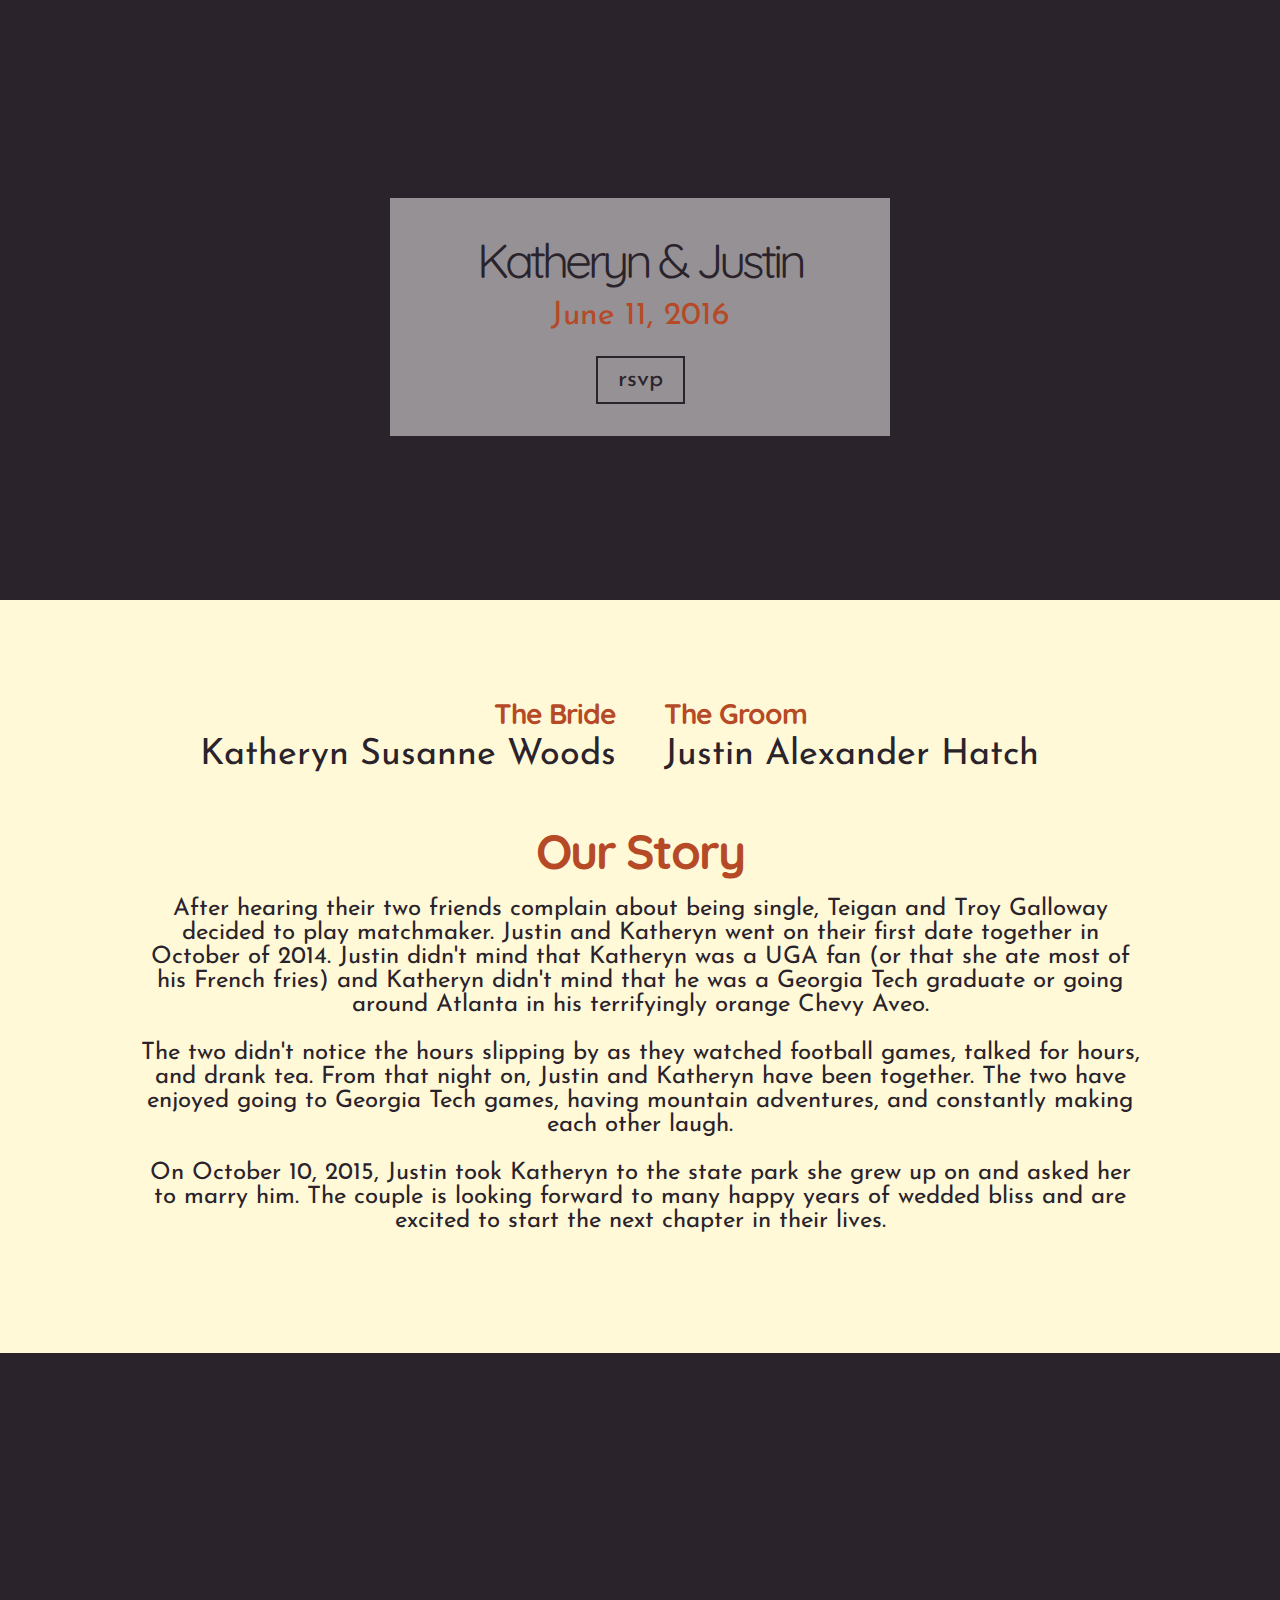
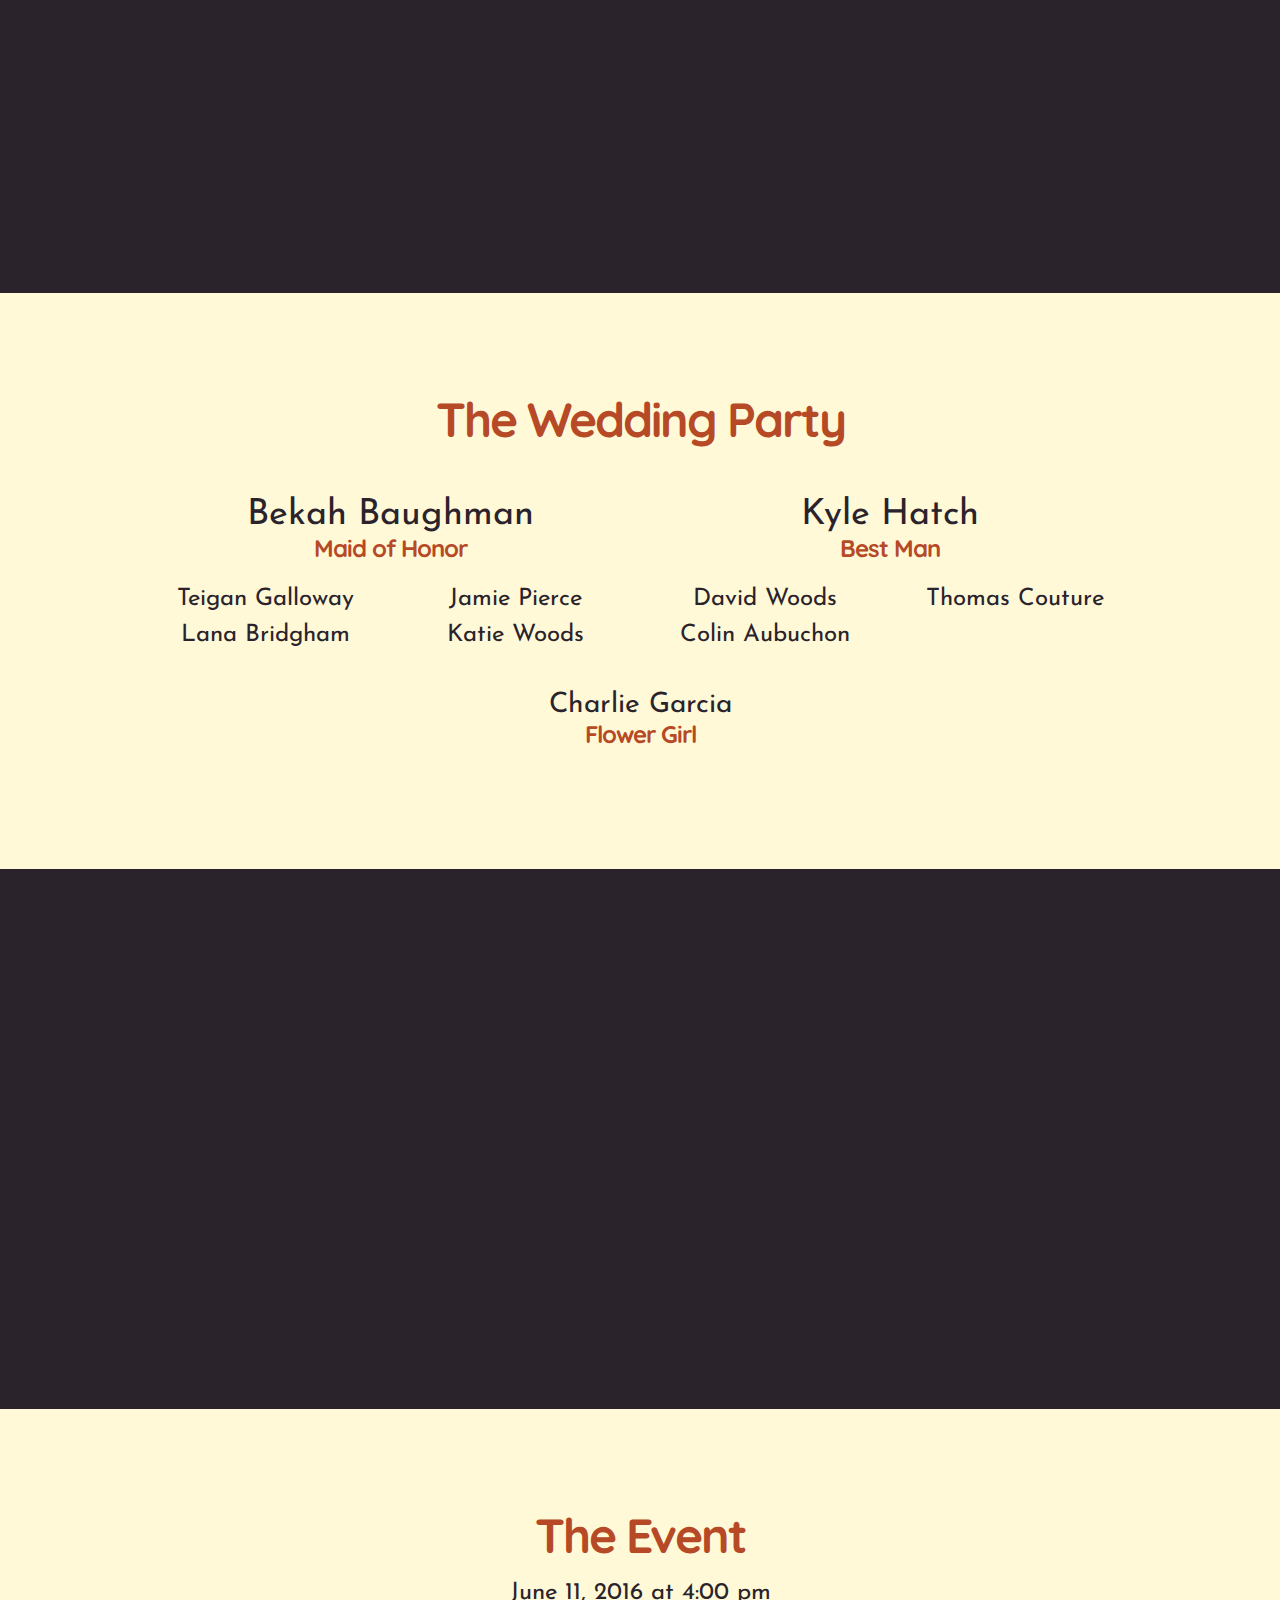
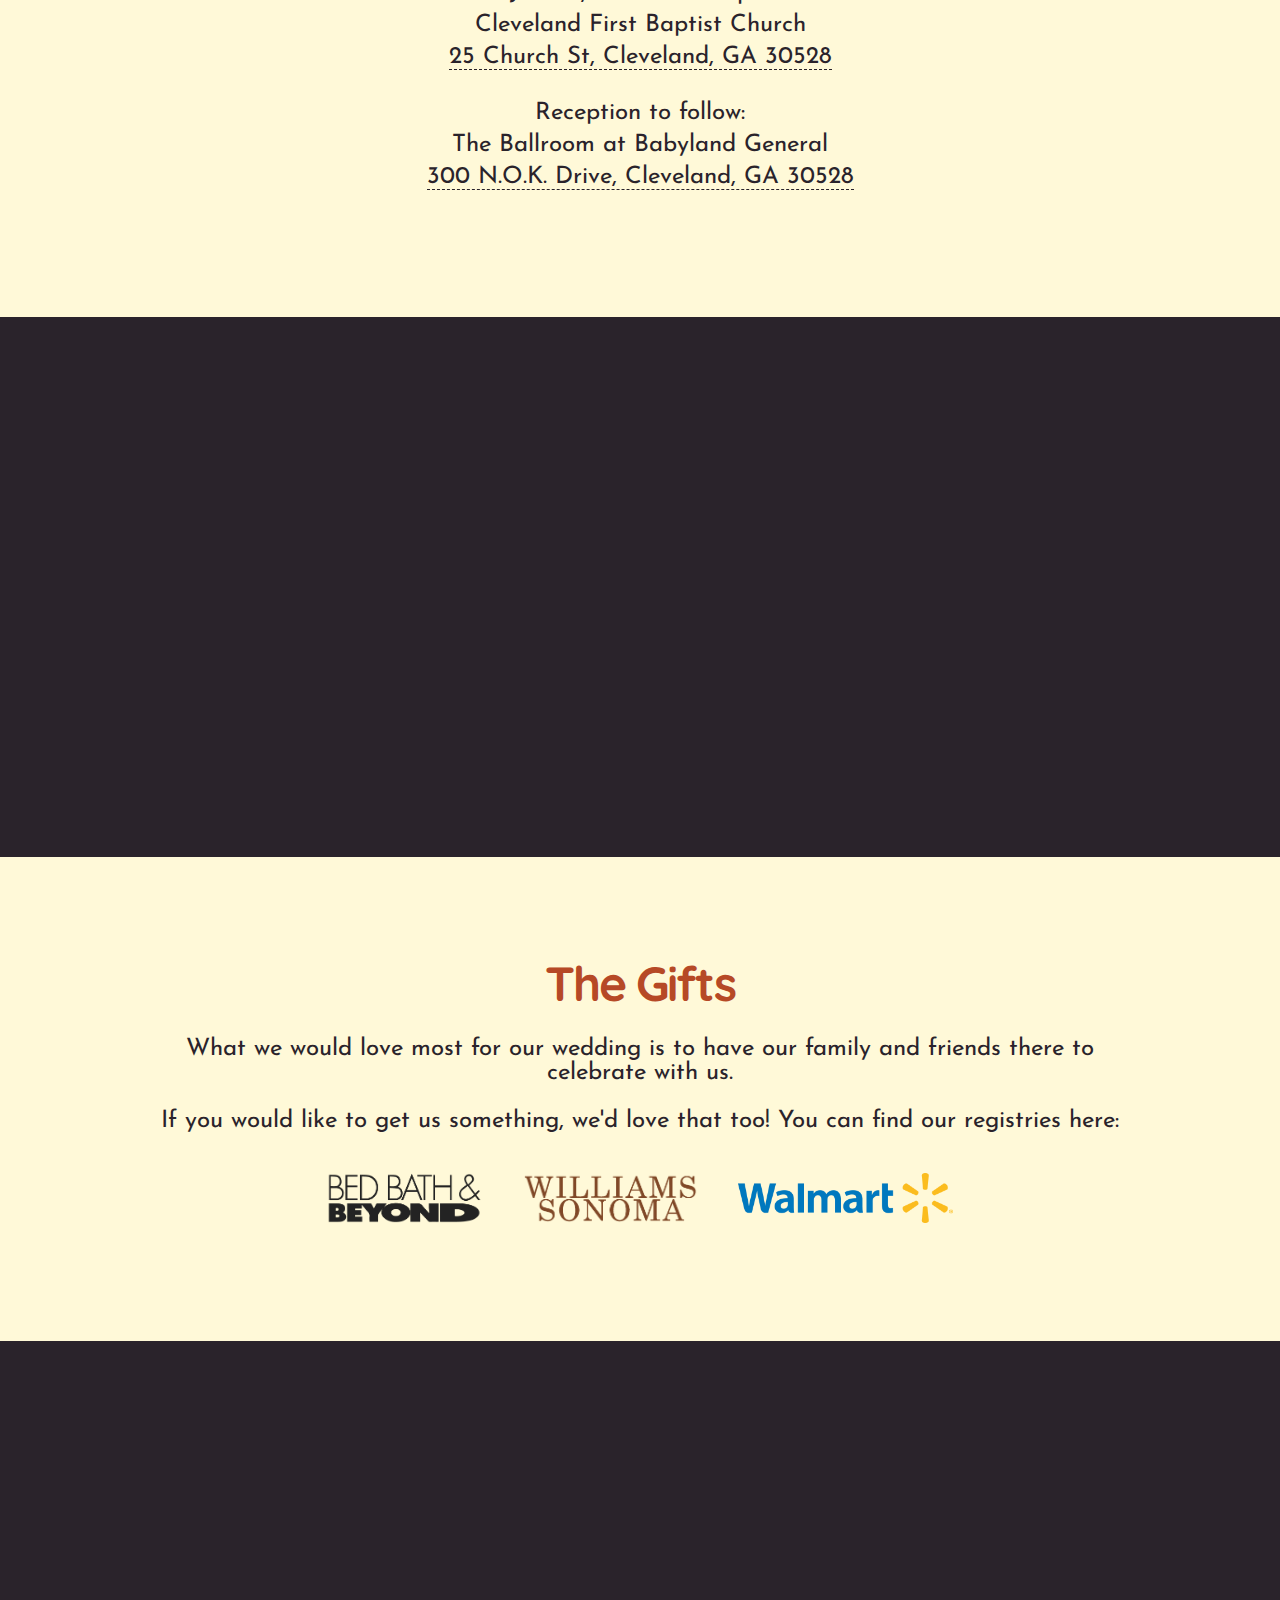
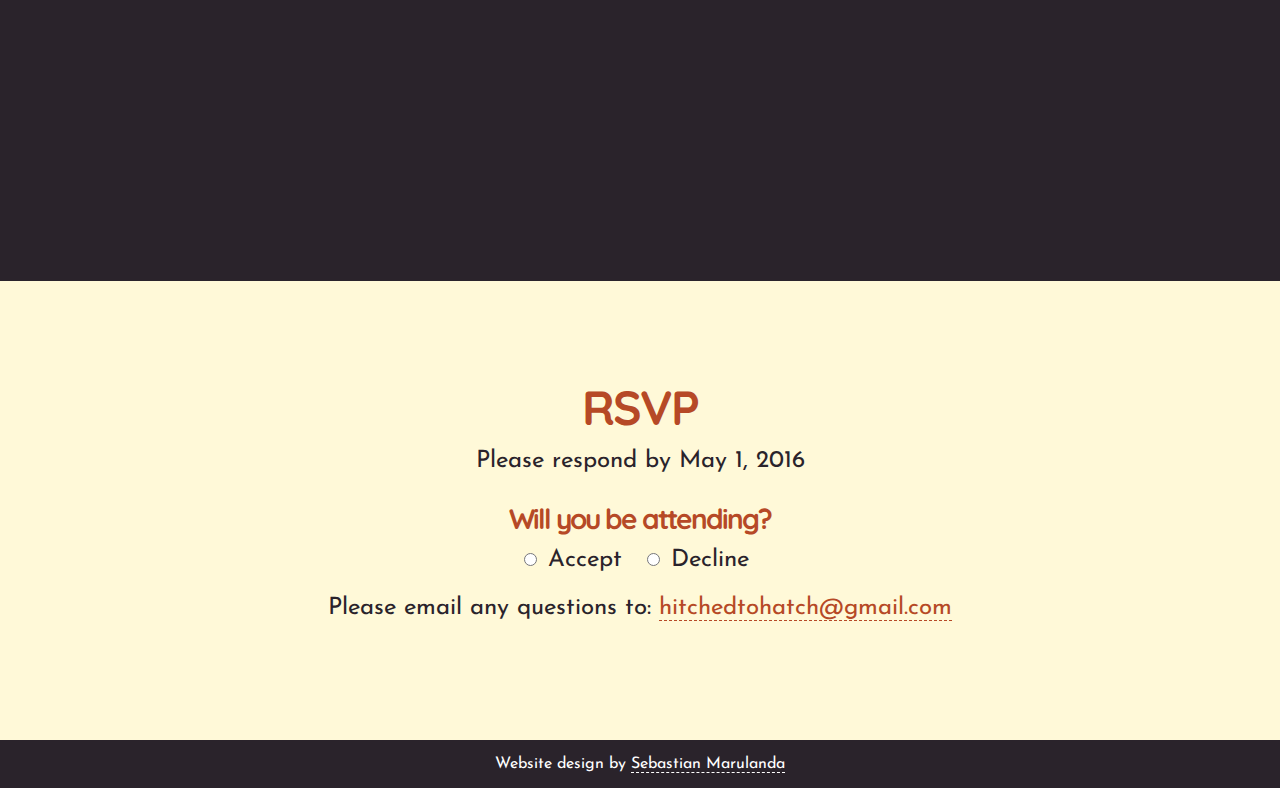
<file: index.html>
<!DOCTYPE html>
<html>
<head>
	<meta name="viewport" content="width=device-width, initial-scale=1.0">
	<meta charset="utf-8">

	<title>Katheryn &amp; Justin | Hitched to Hatch</title>

	<link rel="icon" href="/img/favicon.ico">

	<link rel="stylesheet" href="css/main.css">
	<link rel="stylesheet" href="https://fonts.googleapis.com/css?family=Josefin+Sans:400,700|Quicksand">

	<!-- include jQuery library -->
	<script type="text/javascript" src="http://ajax.googleapis.com/ajax/libs/jquery/1.8.3/jquery.min.js"></script>
	<!-- include custom JavaScript -->
	<script type="text/javascript" src="js/main.js"></script>
	<!--[if lt IE 9]>
		<script type="text/javascript" src="js/ie.js"></script>
		<link rel="stylesheet" media="all" href="css/ie.css" type="text/css"/>
	<![endif]-->
</head>
<body>
	<div id="wrapper">
		<header>
			<nav>
				<ul>
					<li><a href="#us">story</a></li>
					<li><a href="#party">party</a></li>
					<li><a href="#event">event</a></li>
					<li><a href="#gifts">gifts</a></li>
					<li><a href="#rsvp">rsvp</a></li>
				</ul>
			</nav>
		</header>
		<main>
			<section id="hero">
				<div id="hero-box">
					<div id="hero-holder">
						<h1 id="hero-heading">Katheryn &amp; Justin</h1>
						<div id="date">June 11, 2016</div>
						<a href="#rsvp" id="rsvp-link">rsvp</a>
					</div>
				</div>
			</section>
			<section id="us" class="content-block">
				<article id="the-couple" class="clearfix">
					<div id="the-bride">
						<h3 class="role">The Bride</h3>
						<h2 class="name">Katheryn Susanne Woods</h2>
					</div>
					<div id="the-groom">
						<h3 class="role">The Groom</h3>
						<h2 class="name">Justin Alexander Hatch</h2>
					</div>
				</article>
				<h1 class="headline">Our Story</h1>
				<article id="story">
					<p>
						After hearing their two friends complain about being single, Teigan and Troy Galloway decided to play matchmaker. Justin and Katheryn went on their first date together in October of 2014. Justin didn't mind that Katheryn was a UGA fan (or that she ate most of his French fries) and Katheryn didn't mind that he was a Georgia Tech graduate or going around Atlanta in his terrifyingly orange Chevy Aveo.
					</p>
					<p>
						The two didn't notice the hours slipping by as they watched football games, talked for hours, and drank tea. From that night on, Justin and Katheryn have been together. The two have enjoyed going to Georgia Tech games, having mountain adventures, and constantly making each other laugh.
					</p>
					<p>
						On October 10, 2015, Justin took Katheryn to the state park she grew up on and asked her to marry him. The couple is looking forward to many happy years of wedded bliss and are excited to start the next chapter in their lives.
					</p>
				</article>
			</section>
			<div id="couple1" class="image-block">
				<!-- Image -->
			</div>
			<section id="party" class="content-block">
				<h1 class="headline">The Wedding Party</h1>
				<article id="party-list" class="clearfix">
					<div id="bridesmaids" class="clearfix">
						<h2 class="name">Bekah Baughman</h2>
						<h4 class="role">Maid of Honor</h4>
						<ul class="party-column">
							<li>Teigan Galloway</li>
							<li>Lana Bridgham</li>
						</ul>
						<ul class="party-column">
							<li>Jamie Pierce</li>
							<li>Katie Woods</li>
						</ul>
					</div>
					<div id="groomsmen" class="clearfix">
						<h2 class="name">Kyle Hatch</h2>
						<h4 class="role">Best Man</h4>
						<ul class="party-column">
							<li>David Woods</li>
							<li>Colin Aubuchon</li>
						</ul>
						<ul class="party-column">
							<li>Thomas Couture</li>
						</ul>
					</div>
				</article>
				<article id="flowergirl">
					<h3 class="name">Charlie Garcia</h3>
					<h4 class="role">Flower Girl</h4>
				</article>
			</section>
			<div id="couple2" class="image-block">
				<!-- Image -->
			</div>
			<section id="event" class="content-block">
				<div class="info-holder">
					<h1 class="headline">The Event</h1>
					<ul class="address-list">
						<li>June 11, 2016 at 4:00 pm</li>
						<li>Cleveland First Baptist Church</li>
						<li>
							<a href="https://goo.gl/maps/tVZQjVBm2i22" target="_blank">
								25 Church St, Cleveland, GA 30528
							</a>
						</li>
					</ul>
					<ul class="info-list">
						<li>Reception to follow:</li>
						<li>The Ballroom at Babyland General</li>
						<li>
							<a href="https://goo.gl/maps/v3fL1Kd2qf52" target="_blank">
								300 N.O.K. Drive, Cleveland, GA 30528
							</a>
						</li>
					</ul>
				</div>
			</section>
			<div id="couple3" class="image-block">
				<!-- Image -->
			</div>
			<section id="gifts" class="content-block">
				<div class="gifts-holder">
					<h1 class="headline">The Gifts</h1>
					<div class="gifts-text">
						<p>
							What we would love most for our wedding is to have our family and friends there to celebrate with us.
						</p>
						<p>
							If you would like to get us something, we'd love that too! You can find our registries here:
						</p>
					</div>
					<ul class="brand-list">
						<li>
							<a href="http://bit.ly/1N0cuMG" target="_blank">
								<img src="img/bbb.png" alt="Bed Bath &amp; Beyond" height="50">
							</a>
						</li>
						<li>
							<a href="http://bit.ly/1ZjLZhF" target="_blank">
								<img src="img/ws.png" alt="Williams-Sonoma" height="50" >
							</a>
						</li>
						<li>
							<a href="http://bit.ly/1mNSdVx" target="_blank">
								<img src="img/wm.png" alt="Walmart" height="50" >
							</a>
						</li>
					</ul>
				</div>
			</section>
			<div id="couple4" class="image-block">
				<!-- Image -->
			</div>
			<section id="rsvp" class="content-block">
				<h1 class="headline">RSVP</h1>
				<div id="please">Please respond by May 1, 2016</div>
				<h3 id="will-you">Will you be attending?</h3>
				<div id="radios">
					<label for="radio_accept">
						<input type="radio" name="attending" id="radio_accept" onclick="rsvp_accept()">
						Accept
					</label>
					<label for="radio_decline">
						<input type="radio" name="attending" id="radio_decline" onclick="rsvp_decline()">
						Decline
					</label>
				</div>
				<form id="accept-form" action="//formspree.io/hitchedtohatch@gmail.com" method="post">
					<input name="_subject" type="hidden" value="RSVP Accept">
					<input name="_next" type="hidden" value="//hitchedtohatch.com/accept.html">
					<input name="_gotcha" type="text">
					<input name="name" type="text" placeholder="Name*" required>
					<input name="email" type="text" placeholder="Email*" required>
					<input name="number" type="number" placeholder="How many in your group (including you)*" min="1" required>
					<input name="song" type="text" placeholder="Reception song request">
					<input type="submit" value="Submit">
				</form>
				<form id="decline-form" action="//formspree.io/hitchedtohatch@gmail.com" method="post">
					<input name="_subject" type="hidden" value="RSVP Decline">
					<input name="_next" type="hidden" value="//hitchedtohatch.com/decline.html">
					<input name="_gotcha" type="text">
					<input name="name" type="text" placeholder="Name*" required>
					<input name="email" type="text" placeholder="Email*" required>
					<textarea name="regrets" placeholder="Regrets"></textarea>
					<input type="submit" value="Submit">
				</form>
				<p>
					Please email any questions to: 
					<a href="mailto:hitchedtohatch@gmail.com">hitchedtohatch@gmail.com</a>
				</p>
			</section>
		</main>
		<footer>
			<div>Website design by <a href="http://marulanda.me">Sebastian Marulanda</a></div>
		</footer>
	</div>
</body>
</html>
</file>
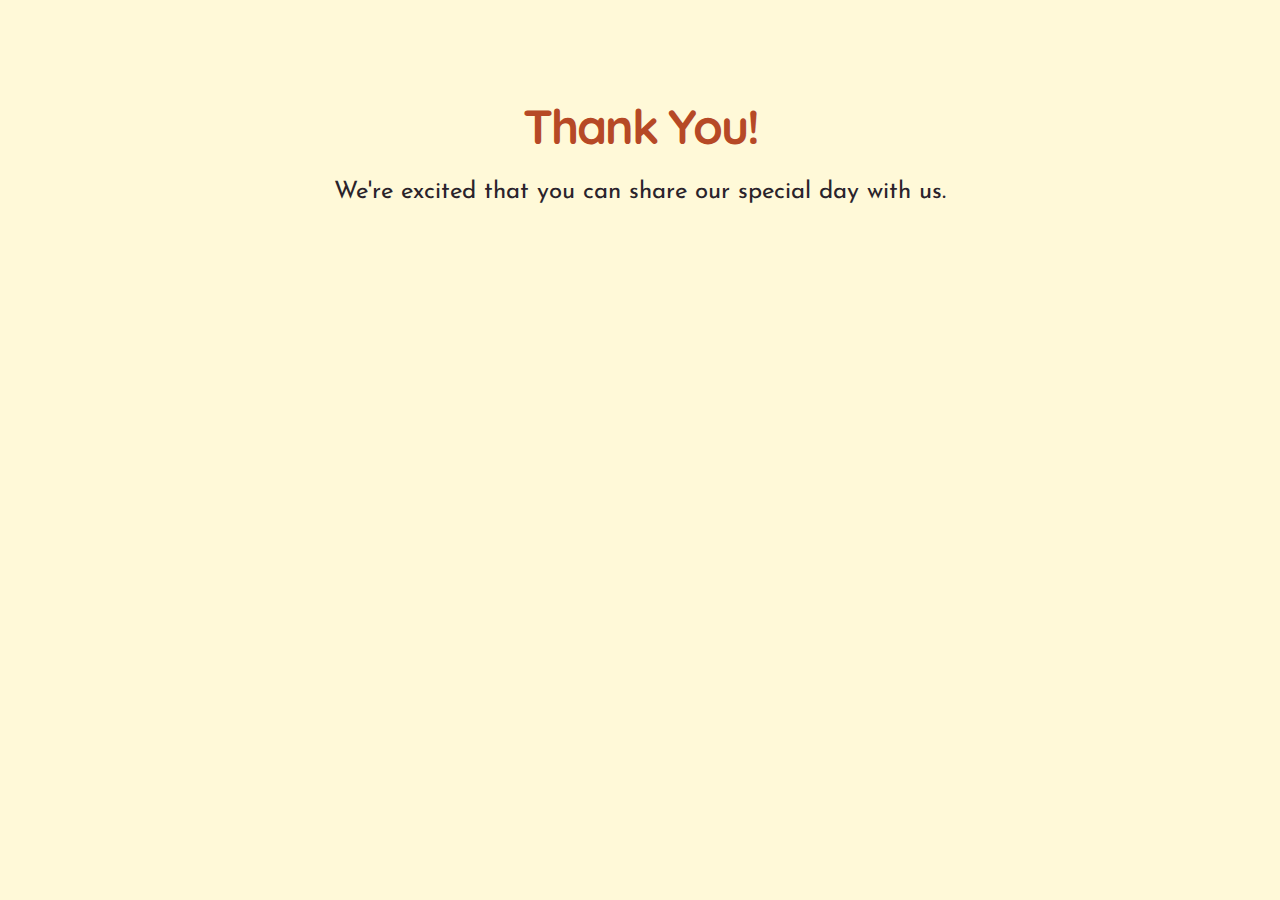
<file: accept.html>
<!DOCTYPE html>
<html>
<head>
	<meta name="viewport" content="width=device-width, initial-scale=1.0">
	<meta charset="utf-8">

	<title>Katheryn &amp; Justin | Hitched to Hatch</title>

	<link rel="icon" href="/img/favicon.ico">

	<link rel="stylesheet" href="css/main.css">
	<link rel="stylesheet" href="https://fonts.googleapis.com/css?family=Josefin+Sans:400,700|Quicksand">
</head>
<body id="accept">
	<div id="wrapper">
		<main>
			<section class="content-block">
				<h1 class="headline">Thank You!</h1>
				<p>We're excited that you can share our special day with us.</p>
			</section>
		</main>
	</div>
</body>
</html>
</file>
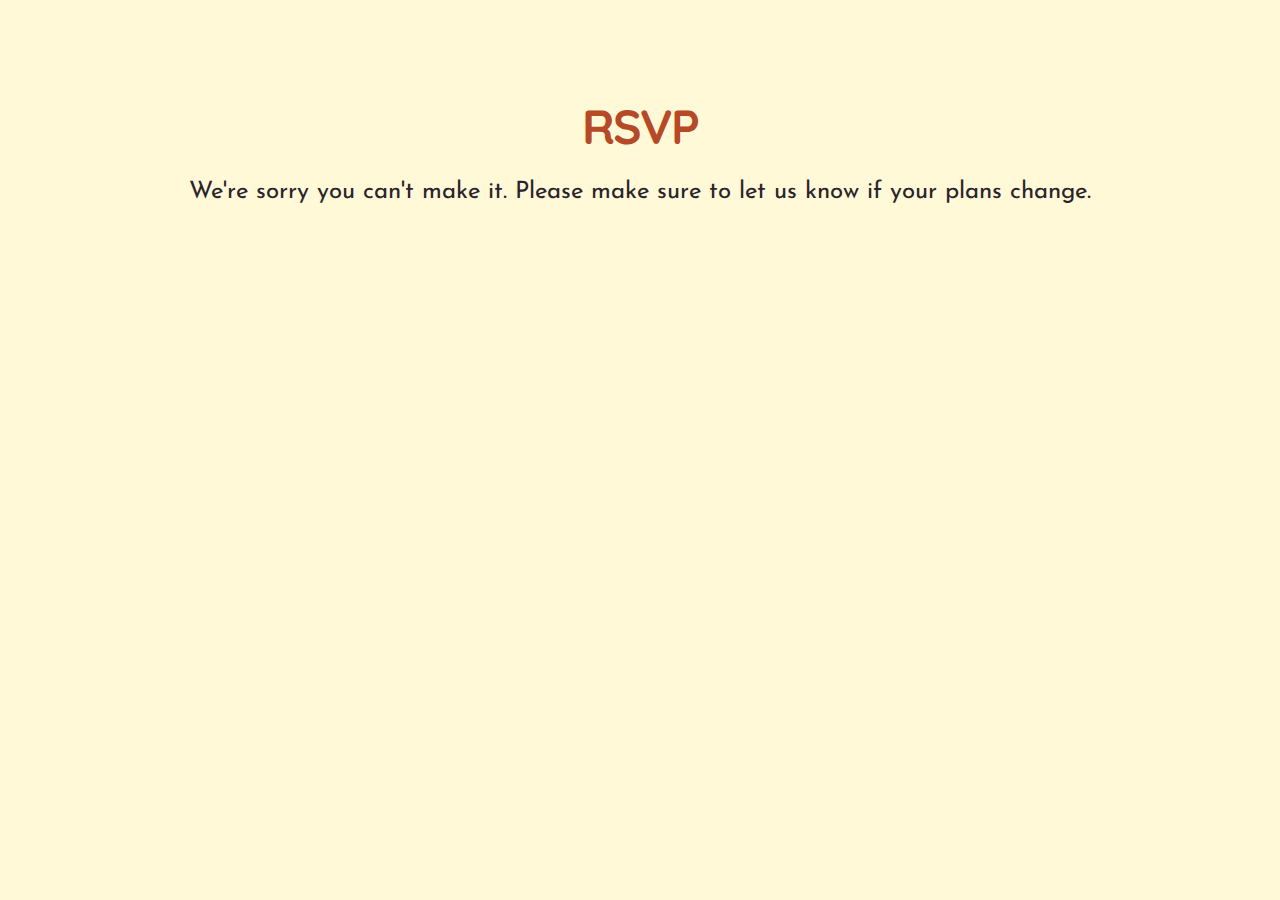
<file: decline.html>
<!DOCTYPE html>
<html>
<head>
	<meta name="viewport" content="width=device-width, initial-scale=1.0">
	<meta charset="utf-8">

	<title>Katheryn &amp; Justin | Hitched to Hatch</title>

	<link rel="icon" href="/img/favicon.ico">

	<link rel="stylesheet" href="css/main.css">
	<link rel="stylesheet" href="https://fonts.googleapis.com/css?family=Josefin+Sans:400,700|Quicksand">
</head>
<body id="decline">
	<div id="wrapper">
		<main>
			<section class="content-block">
				<h1 class="headline">RSVP</h1>
				<p>We're sorry you can't make it. Please make sure to let us know if your plans change.</p>
			</section>
		</main>
	</div>
</body>
</html>
</file>
<file: css/main.css>
* {
  box-sizing: border-box; }

header, main, footer, article, section, hgroup, nav, figure, aside {
  display: block; }

figure {
  margin: 0;
  padding: 0; }

input[type="image"] {
  padding: 0;
  border: none; }

input[type=text], input[type=password], input[type=file], input[type=submit], textarea {
  -webkit-appearance: none;
  border-radius: 0; }

img {
  border-style: none; }

.clearfix:after {
  visibility: hidden;
  display: block;
  font-size: 0;
  content: " ";
  clear: both;
  height: 0; }

body {
  margin: 0;
  color: #2a232b;
  font: 24px "Josefin Sans", sans-serif;
  background: #2a232b;
  min-width: 320px; }
  body#accept, body#decline {
    background: #fff9d8; }

a {
  text-decoration: none;
  border-bottom: 1px dashed #b64926;
  color: #b64926; }
  a:hover {
    color: #8c381d; }

#wrapper {
  width: 100%;
  overflow: hidden;
  position: relative; }

header {
  background: none;
  transition: background 1s;
  width: 100%;
  position: fixed;
  top: 0;
  z-index: 2; }
  header.scrolled {
    background: rgba(255, 255, 255, 0.7); }
  header nav {
    max-width: 1000px;
    margin: 0 auto;
    padding: 16px 0; }
    header nav ul {
      list-style: none;
      margin: 0;
      padding: 0;
      text-align: center; }
      header nav ul li {
        display: inline-block;
        margin: 0 48px; }
        header nav ul li a {
          padding: 2px 6px;
          color: #2a232b;
          border: none; }
          header nav ul li a:hover {
            text-decoration: underline;
            color: #2a232b; }

main {
  text-align: center;
  position: relative;
  z-index: 1; }

#hero {
  padding: 58px 0 0;
  min-height: 600px;
  background-image: url("//hitchedtohatch.s3.amazonaws.com/hero.jpg");
  background-size: cover;
  background-repeat: no-repeat;
  background-position: top center; }
  #hero #hero-box {
    max-width: 500px;
    margin: 0 auto;
    margin-top: 140px;
    padding: 32px;
    background: rgba(255, 255, 255, 0.5); }
    #hero #hero-box #hero-holder #hero-heading {
      font-size: 48px;
      margin: 0;
      margin-bottom: 10px;
      font-weight: normal;
      font-family: "Quicksand", sans-serif;
      letter-spacing: -4px; }
    #hero #hero-box #hero-holder #date {
      font-size: 32px;
      margin-bottom: 24px;
      color: #b64926; }
    #hero #hero-box #hero-holder #rsvp-link {
      display: inline-block;
      padding: 10px 20px;
      border: 2px solid #2a232b;
      color: #2a232b; }
      #hero #hero-box #hero-holder #rsvp-link:hover {
        text-decoration: underline; }

.content-block {
  background: #fff9d8;
  padding: 96px 0; }
  .content-block .headline {
    margin: 0;
    color: #b64926;
    margin-bottom: 16px;
    font-family: "Quicksand", sans-serif;
    letter-spacing: -2px; }

.image-block {
  height: 540px; }

#couple1 {
  background-image: url("//hitchedtohatch.s3.amazonaws.com/couple1.jpg");
  background-size: cover;
  background-repeat: no-repeat;
  background-position: top center; }

#couple2 {
  background-image: url("//hitchedtohatch.s3.amazonaws.com/couple2.jpg");
  background-size: cover;
  background-repeat: no-repeat;
  background-position: top center; }

#couple3 {
  background-image: url("//hitchedtohatch.s3.amazonaws.com/couple3.jpg");
  background-size: cover;
  background-repeat: no-repeat;
  background-position: top center; }

#couple4 {
  background-image: url("//hitchedtohatch.s3.amazonaws.com/couple4.jpg");
  background-size: cover;
  background-repeat: no-repeat;
  background-position: top center; }

#us #the-couple {
  margin-bottom: 48px; }
  #us #the-couple #the-bride, #us #the-couple #the-groom {
    float: left;
    width: 50%;
    padding: 0 24px; }
    #us #the-couple #the-bride .role, #us #the-couple #the-groom .role {
      margin: 0;
      margin-bottom: 6px;
      font-family: "Quicksand", sans-serif;
      letter-spacing: -1px;
      color: #b64926; }
    #us #the-couple #the-bride .name, #us #the-couple #the-groom .name {
      margin: 0;
      font-weight: normal; }
  #us #the-couple #the-bride {
    text-align: right; }
  #us #the-couple #the-groom {
    text-align: left; }
#us #story {
  max-width: 1000px;
  margin: 0 auto; }
  #us #story p {
    margin-top: 0; }

#party .headline {
  margin-bottom: 48px; }
#party #party-list {
  max-width: 1000px;
  margin: 0 auto; }
  #party #party-list #bridesmaids, #party #party-list #groomsmen {
    float: left;
    width: 50%; }
    #party #party-list #bridesmaids .name, #party #party-list #groomsmen .name {
      margin: 0;
      font-weight: normal; }
    #party #party-list #bridesmaids .role, #party #party-list #groomsmen .role {
      margin: 0;
      margin-bottom: 24px;
      font-family: "Quicksand", sans-serif;
      letter-spacing: -1px;
      color: #b64926; }
    #party #party-list #bridesmaids .party-column, #party #party-list #groomsmen .party-column {
      margin: 0;
      padding: 0;
      list-style: none;
      float: left;
      width: 50%; }
      #party #party-list #bridesmaids .party-column li, #party #party-list #groomsmen .party-column li {
        margin-bottom: 12px; }
#party #flowergirl {
  margin-top: 32px; }
  #party #flowergirl .name {
    margin: 0;
    font-weight: normal; }
  #party #flowergirl .role {
    margin: 0;
    margin-bottom: 24px;
    font-family: "Quicksand", sans-serif;
    letter-spacing: -1px;
    color: #b64926; }

#event .address-list, #event .info-list {
  list-style: none;
  margin: 0;
  margin-bottom: 32px;
  padding: 0; }
  #event .address-list li, #event .info-list li {
    margin-bottom: 8px; }
    #event .address-list li a, #event .info-list li a {
      color: #2a232b;
      border-color: #2a232b; }

#gifts .gifts-text {
  max-width: 1000px;
  margin: 0 auto; }
#gifts .brand-list {
  list-style: none;
  margin: 0;
  padding: 0; }
  #gifts .brand-list li {
    display: inline-block;
    margin: 16px; }
    #gifts .brand-list li a {
      border: none; }

#rsvp .headline {
  margin-bottom: 12px; }
#rsvp #will-you {
  font-family: "Quicksand", sans-serif;
  letter-spacing: -2px;
  font-size: 28px;
  color: #b64926;
  margin-bottom: 12px; }
#rsvp #radios label {
  margin-right: 12px; }
#rsvp form {
  display: none;
  max-width: 400px;
  margin: 0 auto;
  margin-top: 32px;
  margin-bottom: 32px; }
  #rsvp form input, #rsvp form textarea {
    font-family: sans-serif;
    width: 100%;
    margin-bottom: 8px;
    padding: 12px;
    font-size: 16px;
    border: 1px solid #ccc; }
    #rsvp form input[type="submit"], #rsvp form textarea[type="submit"] {
      background: #b64926;
      color: white;
      border: none;
      cursor: pointer; }
      #rsvp form input[type="submit"]:hover, #rsvp form textarea[type="submit"]:hover {
        background: #8c381d; }
    #rsvp form input[name="_gotcha"], #rsvp form textarea[name="_gotcha"] {
      display: none; }

footer {
  text-align: center;
  font-size: 16px;
  padding: 16px;
  background: #2a232b;
  color: white; }
  footer a {
    color: white;
    border-color: white; }
    footer a:hover {
      color: white; }

@media (max-width: 920px) {
  header nav ul li {
    margin: 0 32px; }

  #us #the-couple #the-bride, #us #the-couple #the-groom {
    width: 100%;
    float: none;
    display: block;
    text-align: center; }
  #us #the-couple #the-bride {
    margin-bottom: 24px; } }
@media (max-width: 760px) {
  body {
    font: 18px "Josefin Sans", sans-serif; }

  header {
    display: none; }

  #hero {
    padding: 24px 12px;
    min-height: auto; }
    #hero #hero-box {
      margin: 0;
      max-width: 100%; }
      #hero #hero-box #hero-holder #hero-heading {
        font-size: 36px; }
      #hero #hero-box #hero-holder #date {
        font-size: 24px; }
      #hero #hero-box #hero-holder #rsvp-link {
        padding: 8px 16px; }

  .content-block {
    padding: 48px 18px; }

  .image-block {
    height: 300px; }

  #us #the-couple {
    margin-bottom: 24px; }
    #us #the-couple #the-bride, #us #the-couple #the-groom {
      float: none;
      width: 100%;
      text-align: center;
      margin-bottom: 12px; }
      #us #the-couple #the-bride .role, #us #the-couple #the-groom .role {
        margin: 0;
        margin-bottom: 6px;
        font-family: "Quicksand", sans-serif;
        letter-spacing: -1px;
        color: #b64926; }
      #us #the-couple #the-bride .name, #us #the-couple #the-groom .name {
        margin: 0;
        font-weight: normal; }

  #party .headline {
    margin-bottom: 24px; }
  #party #party-list #bridesmaids, #party #party-list #groomsmen {
    float: none;
    width: 100%;
    margin-bottom: 16px; }

  #rsvp #will-you {
    font-size: 24px; } }

/*# sourceMappingURL=main.css.map */
</file>
